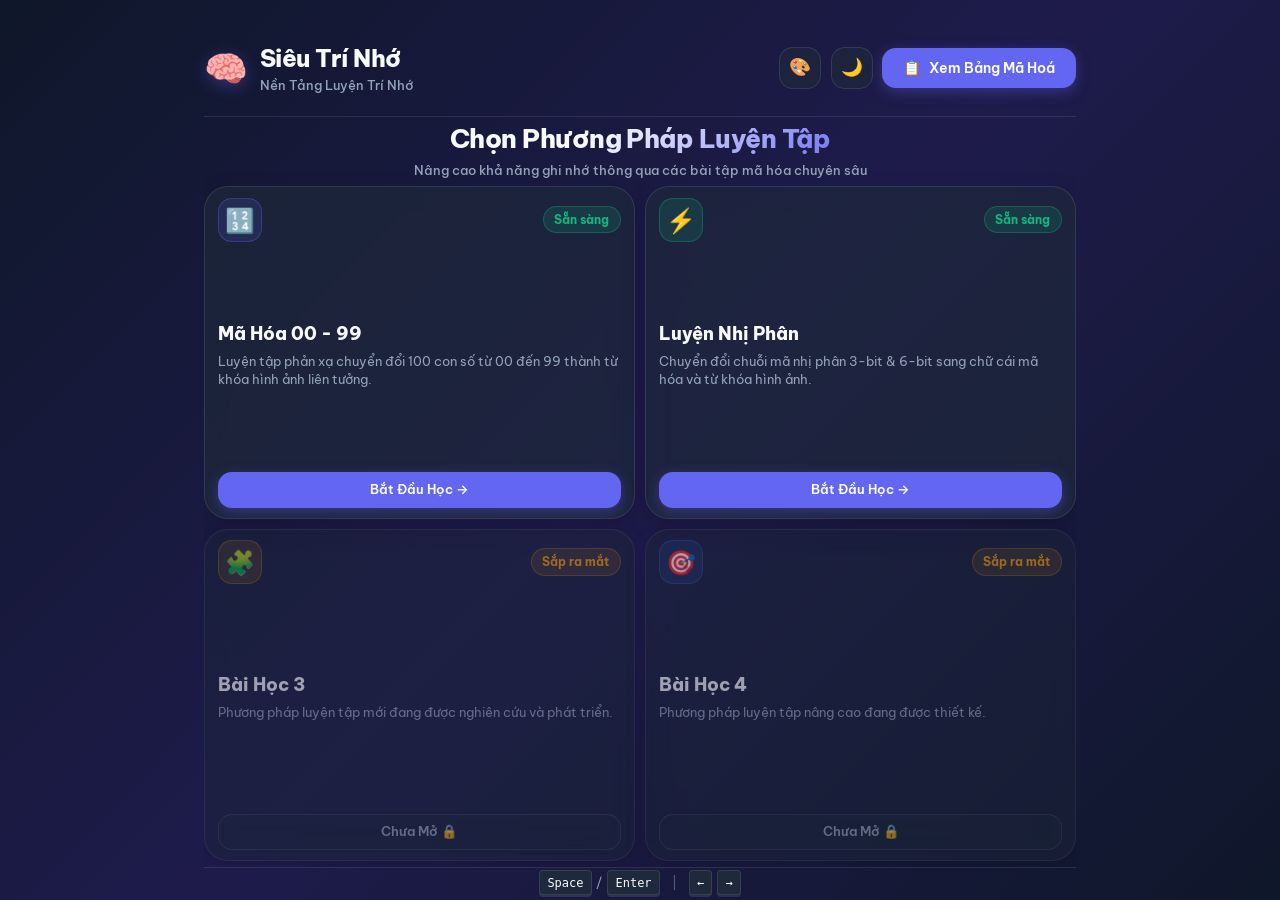
<file: index.html>
<!DOCTYPE html>
<html lang="vi" data-theme="dark">

<head>
    <meta charset="UTF-8">
    <meta name="viewport" content="width=device-width, initial-scale=1.0, maximum-scale=1.0, user-scalable=no, viewport-fit=cover">
    <meta name="theme-color" content="#0b0f19">
    <meta name="apple-mobile-web-app-capable" content="yes">
    <meta name="apple-mobile-web-app-status-bar-style" content="black-translucent">
    <title>Siêu Trí Nhớ - Nền Tảng Luyện Tập Ghi Nhớ</title>
    <meta name="description"
        content="Ứng dụng luyện tập phương pháp Siêu trí nhớ: Chuyển đổi các số 00-99 và mã nhị phân thành hình ảnh một cách nhanh chóng và hiệu quả.">
    <!-- Google Fonts -->
    <link rel="preconnect" href="https://fonts.googleapis.com">
    <link rel="preconnect" href="https://fonts.gstatic.com" crossorigin>
    <link
        href="https://fonts.googleapis.com/css2?family=Be+Vietnam+Pro:wght@400;500;600;700;800&family=Inter:wght@400;500;600;700;800&display=swap"
        rel="stylesheet">
    <link rel="stylesheet" href="style.css">
</head>

<body>
    <div class="app-container">
        <!-- Header (Fixed Header across all SPA views) -->
        <header class="app-header">
            <div class="brand" id="brand-home-btn" role="button" tabindex="0" title="Về trang chủ">
                <div class="brand-icon">🧠</div>
                <div class="brand-text">
                    <h1>Siêu Trí Nhớ</h1>
                    <p class="tagline" id="header-tagline">Nền Tảng Luyện Trí Nhớ</p>
                </div>
            </div>

            <div class="header-actions">
                <button id="nav-btn-home" class="btn btn-secondary nav-home-btn hidden" title="Trang chủ">
                    <span class="btn-icon">🏠</span>
                    <span class="nav-text">Trang Chủ</span>
                </button>
                <button id="btn-bgcolor" class="icon-btn" title="Đổi màu nền" aria-label="Toggle Background Color">
                    <span class="icon bgcolor-icon">🎨</span>
                </button>
                <button id="btn-theme" class="icon-btn" title="Chuyển chế độ Sáng/Tối" aria-label="Toggle Theme">
                    <span class="icon theme-icon">🌙</span>
                </button>
                <button id="btn-open-modal" class="btn btn-primary">
                    <span class="btn-icon">📋</span>
                    <span id="btn-open-modal-text">Xem Bảng Mã Hoá</span>
                </button>
            </div>
        </header>

        <!-- VIEW 1: HOME DASHBOARD (Trang chủ 4 cards) -->
        <section id="view-home" class="view-section active">
            <div class="dashboard-hero">
                <h2 class="hero-title">Chọn Phương Pháp Luyện Tập</h2>
                <p class="hero-subtitle">Nâng cao khả năng ghi nhớ thông qua các bài tập mã hóa chuyên sâu</p>
            </div>

            <div class="cards-grid">
                <!-- Card 1: 00-99 -->
                <div class="mode-card" data-mode-target="mode-0099" role="button" tabindex="0">
                    <div class="card-header-row">
                        <div class="card-icon-wrapper icon-purple">
                            <span>🔢</span>
                        </div>
                        <div class="card-badge active-badge">Sẵn sàng</div>
                    </div>
                    <div class="card-body">
                        <h3 class="card-title">Mã Hóa 00 - 99</h3>
                        <p class="card-desc">Luyện tập phản xạ chuyển đổi 100 con số từ 00 đến 99 thành từ khóa hình ảnh liên tưởng.</p>
                    </div>
                    <div class="card-footer">
                        <span class="btn btn-primary card-btn">Bắt Đầu Học →</span>
                    </div>
                </div>

                <!-- Card 2: Luyện Nhị Phân -->
                <div class="mode-card" data-mode-target="mode-binary" role="button" tabindex="0">
                    <div class="card-header-row">
                        <div class="card-icon-wrapper icon-emerald">
                            <span>⚡</span>
                        </div>
                        <div class="card-badge active-badge">Sẵn sàng</div>
                    </div>
                    <div class="card-body">
                        <h3 class="card-title">Luyện Nhị Phân</h3>
                        <p class="card-desc">Chuyển đổi chuỗi mã nhị phân 3-bit & 6-bit sang chữ cái mã hóa và từ khóa hình ảnh.</p>
                    </div>
                    <div class="card-footer">
                        <span class="btn btn-primary card-btn">Bắt Đầu Học →</span>
                    </div>
                </div>

                <!-- Card 3: Sắp ra mắt -->
                <div class="mode-card disabled">
                    <div class="card-header-row">
                        <div class="card-icon-wrapper icon-amber">
                            <span>🧩</span>
                        </div>
                        <div class="card-badge lock-badge">Sắp ra mắt</div>
                    </div>
                    <div class="card-body">
                        <h3 class="card-title">Bài Học 3</h3>
                        <p class="card-desc">Phương pháp luyện tập mới đang được nghiên cứu và phát triển.</p>
                    </div>
                    <div class="card-footer">
                        <span class="btn btn-secondary card-btn disabled">Chưa Mở 🔒</span>
                    </div>
                </div>

                <!-- Card 4: Sắp ra mắt -->
                <div class="mode-card disabled">
                    <div class="card-header-row">
                        <div class="card-icon-wrapper icon-blue">
                            <span>🎯</span>
                        </div>
                        <div class="card-badge lock-badge">Sắp ra mắt</div>
                    </div>
                    <div class="card-body">
                        <h3 class="card-title">Bài Học 4</h3>
                        <p class="card-desc">Phương pháp luyện tập nâng cao đang được thiết kế.</p>
                    </div>
                    <div class="card-footer">
                        <span class="btn btn-secondary card-btn disabled">Chưa Mở 🔒</span>
                    </div>
                </div>
            </div>
        </section>

        <!-- VIEW 2: 00-99 STUDY SCREEN -->
        <section id="view-0099" class="view-section hidden">
            <!-- Subheader / Navigation Bar -->
            <div class="mode-subbar">
                <button class="btn btn-secondary btn-back-home" title="Về trang chủ">
                    <span>← Về Trang Chủ</span>
                </button>
                <span class="subbar-title">Chế độ: <strong>Mã Hoá 00 - 99</strong></span>
            </div>

            <!-- Stats Bar & Controls -->
            <div class="toolbar">
                <div class="filter-group">
                    <label for="range-select">Phạm vi luyện tập:</label>
                    <select id="range-select" class="custom-select">
                        <option value="all">Tất cả (00 - 99)</option>
                        <option value="00-19">Hàng 00 - 19</option>
                        <option value="20-39">Hàng 20 - 39</option>
                        <option value="40-59">Hàng 40 - 59</option>
                        <option value="60-79">Hàng 60 - 79</option>
                        <option value="80-99">Hàng 80 - 99</option>
                    </select>
                </div>

                <div class="stats-group">
                    <div class="stat-pill">
                        <span class="stat-label">Đã xem:</span>
                        <span id="stat-count" class="stat-value">0</span>
                    </div>
                    <div class="stat-pill">
                        <span class="stat-label">Lặp lại:</span>
                        <span id="stat-cycle" class="stat-value">0</span>
                    </div>
                </div>
            </div>

            <!-- Main Screen Area for 00-99 -->
            <main class="main-content">
                <div id="display-area" class="display-area" role="button" tabindex="0"
                    aria-label="Khu vực hiển thị siêu trí nhớ. Nhấp vào màn hình để sang số tiếp theo.">

                    <!-- Number Display -->
                    <div class="number-container">
                        <div class="number-display" id="front-number">00</div>
                    </div>

                    <!-- Answer Container -->
                    <div id="answer-container" class="answer-container hidden">
                        <div class="answer-badge">
                            <span class="answer-keyword" id="back-keyword">Con Chó</span>
                        </div>
                    </div>
                </div>

                <!-- Sequence list of numbers shown -->
                <div id="history-sequence" class="history-sequence" aria-label="Danh sách số đã xuất hiện"></div>

                <!-- Touch Hint -->
                <div class="display-hint-text">
                    <span class="pulse-dot"></span> Chạm màn hình để sang số tiếp theo
                </div>

                <!-- Quick Control Actions -->
                <div class="action-buttons">
                    <button id="btn-flip" class="btn btn-accent" title="Hiện đáp án">
                        <span id="btn-flip-text">Hiện Đáp Án</span>
                    </button>
                </div>
            </main>
        </section>

        <!-- VIEW 3: BINARY STUDY SCREEN -->
        <section id="view-binary" class="view-section hidden">
            <!-- Subheader / Navigation Bar -->
            <div class="mode-subbar">
                <button class="btn btn-secondary btn-back-home" title="Về trang chủ">
                    <span>← Về Trang Chủ</span>
                </button>
                <span class="subbar-title">Chế độ: <strong>Luyện Nhị Phân</strong></span>
                <button id="btn-binary-guide" class="btn btn-secondary" title="Tra cứu">
                    <span>📖 Tra Cứu</span>
                </button>
            </div>

            <!-- Toolbar with Binary Tabs & Stats -->
            <div class="toolbar">
                <div class="binary-tabs">
                    <button class="binary-tab active" data-binary-mode="3bit">Chế độ A</button>
                    <button class="binary-tab" data-binary-mode="6bit">Chế độ B</button>
                    <button class="binary-tab" data-binary-mode="modeC">Chế độ C</button>
                    <button class="binary-tab" data-binary-mode="modeD">Chế độ D</button>
                </div>

                <div class="stats-group">
                    <div class="stat-pill">
                        <span class="stat-label">Đã xem:</span>
                        <span id="binary-stat-count" class="stat-value">0</span>
                    </div>
                    <div class="stat-pill">
                        <span class="stat-label">Lặp lại:</span>
                        <span id="binary-stat-cycle" class="stat-value">0</span>
                    </div>
                </div>
            </div>

            <!-- Main Workspace for Binary -->
            <main class="binary-workspace" id="binary-workspace" role="button" tabindex="0"
                aria-label="Màn hình luyện nhị phân. Chạm vào màn hình để sang câu tiếp theo.">
                <div class="binary-display" id="binary-question">000</div>

                <div class="binary-answer-area hidden" id="binary-answer-area">
                    <div class="binary-answer-main" id="binary-answer-main">C</div>
                    <div class="binary-answer-formula" id="binary-answer-formula">000 &rarr; C</div>
                </div>
            </main>

            <!-- Touch Hint -->
            <div class="display-hint-text">
                <span class="pulse-dot"></span> Chạm màn hình để sang câu tiếp theo
            </div>

            <div class="action-buttons">
                <button id="btn-binary-show-answer" class="btn btn-accent">
                    <span id="btn-binary-show-answer-text">Hiện Đáp Án</span>
                </button>
            </div>
        </section>

        <!-- FOOTER -->
        <footer class="app-footer">
            <div class="keyboard-hints">
                <span class="hint-item"><kbd>Space</kbd> / <kbd>Enter</kbd></span>
                <span class="hint-divider">|</span>
                <span class="hint-item"><kbd>←</kbd> <kbd>→</kbd></span>
            </div>
        </footer>
    </div>

    <!-- MODAL 1: 00-99 Lookup Table Modal -->
    <div id="modal-overlay" class="modal-overlay" aria-hidden="true">
        <div class="modal-container" role="dialog" aria-labelledby="modal-title" aria-modal="true">
            <div class="modal-header">
                <div class="modal-title-group">
                    <h2 id="modal-title">Bảng Mã Hoá 100 Số (00 - 99)</h2>
                    <p class="modal-subtitle">Danh sách từ khóa hình ảnh mã hóa đầy đủ</p>
                </div>
                <button id="btn-close-modal" class="close-btn" aria-label="Đóng bảng mã hoá">×</button>
            </div>

            <div class="modal-toolbar">
                <div class="search-box">
                    <span class="search-icon">🔍</span>
                    <input type="text" id="modal-search"
                        placeholder="Tìm theo số (vd: 22) hoặc hình ảnh (vd: Người Nhện)..." autocomplete="off">
                    <button id="btn-clear-search" class="clear-search-btn" title="Xóa tìm kiếm">×</button>
                </div>
                <div class="modal-range-filter">
                    <button class="modal-filter-tab active" data-filter="all">Tất cả</button>
                    <button class="modal-filter-tab" data-filter="00-19">00-19</button>
                    <button class="modal-filter-tab" data-filter="20-39">20-39</button>
                    <button class="modal-filter-tab" data-filter="40-59">40-59</button>
                    <button class="modal-filter-tab" data-filter="60-79">60-79</button>
                    <button class="modal-filter-tab" data-filter="80-99">80-99</button>
                </div>
            </div>

            <div class="modal-body">
                <div id="dataset-grid" class="dataset-grid">
                    <!-- Grid items will be rendered dynamically by JS -->
                </div>
                <div id="no-results" class="no-results hidden">
                    <p>Không tìm thấy cặp số/từ khóa phù hợp!</p>
                </div>
            </div>

            <div class="modal-footer">
                <span id="modal-count-indicator">Hiển thị 100/100 cặp mã hóa</span>
                <button id="btn-modal-close-footer" class="btn btn-secondary">Đóng</button>
            </div>
        </div>
    </div>

    <!-- MODAL 2: Binary 3-Bit Lookup Modal -->
    <div id="binary-modal-overlay" class="modal-overlay" aria-hidden="true">
        <div class="modal-container binary-modal-container" role="dialog">
            <div class="modal-header">
                <div class="modal-title-group">
                    <h2>Bảng Quy Đổi 3-Bit Nhị Phân</h2>
                    <p class="modal-subtitle">Bảng quy đổi 8 nhóm 3-bit sang chữ cái từ khóa</p>
                </div>
                <button id="btn-close-binary-modal" class="close-btn">&times;</button>
            </div>
            <div class="modal-body">
                <div id="binary-lookup-grid" class="binary-lookup-grid">
                    <!-- Javascript will populate this -->
                </div>
            </div>
            <div class="modal-footer">
                <button id="btn-binary-modal-close-footer" class="btn btn-secondary">Đóng</button>
            </div>
        </div>
    </div>

    <script src="script.js"></script>
</body>

</html>
</file>
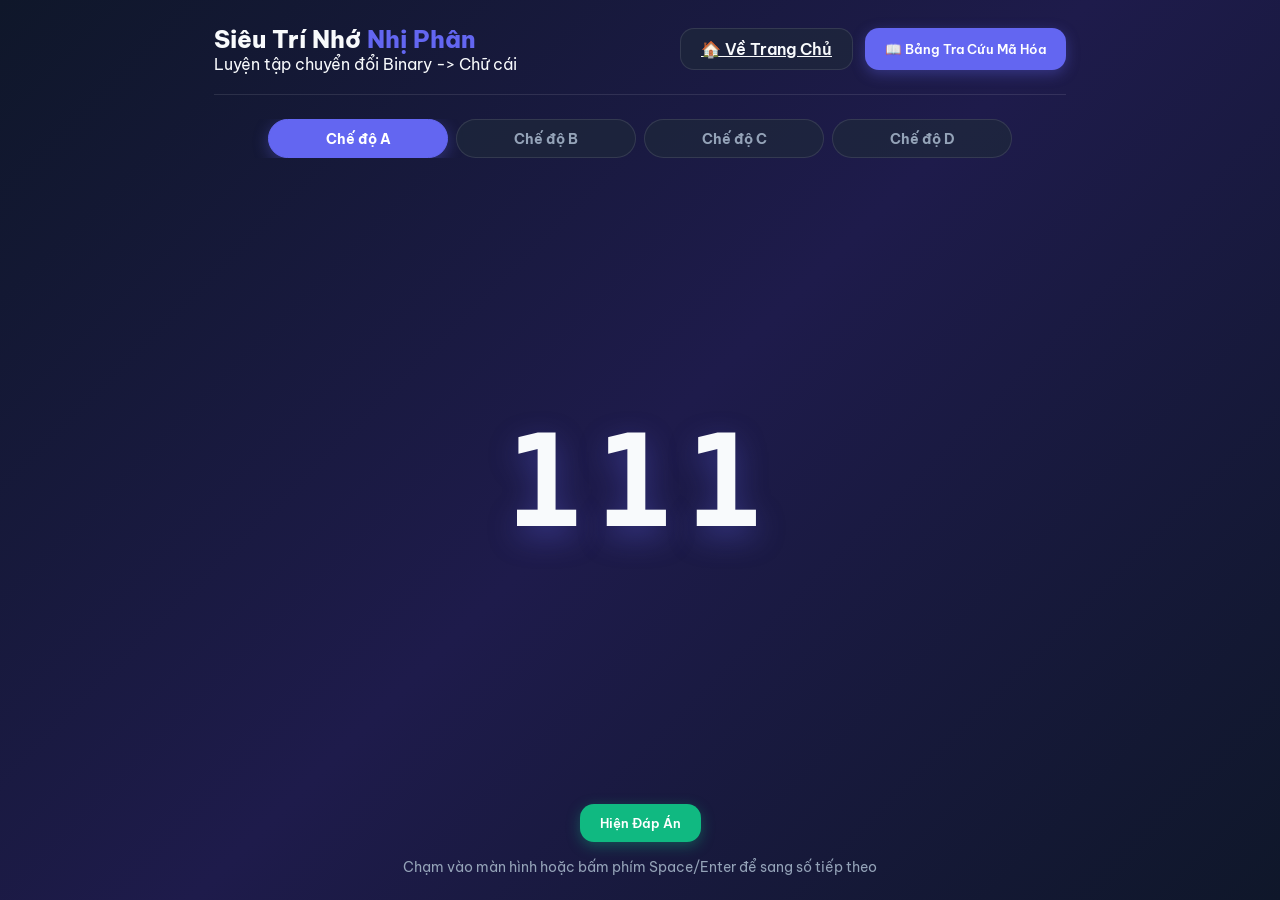
<file: binary-training.html>
<!DOCTYPE html>
<html lang="vi" data-theme="dark">

<head>
    <meta charset="UTF-8">
    <meta name="viewport" content="width=device-width, initial-scale=1.0">
    <title>Siêu Trí Nhớ - Luyện Nhị Phân</title>
    <link
        href="https://fonts.googleapis.com/css2?family=Be+Vietnam+Pro:wght@400;500;600;700;800&family=Inter:wght@400;500;600;700;800&display=swap"
        rel="stylesheet">
    <style>
        :root {
            --font-heading: 'Be Vietnam Pro', 'Inter', sans-serif;
            --font-body: 'Be Vietnam Pro', 'Inter', sans-serif;
            --bg-gradient: linear-gradient(135deg, #0f172a 0%, #1e1b4b 50%, #0f172a 100%);
            --bg-surface: rgba(30, 41, 59, 0.7);
            --bg-surface-solid: #1e293b;
            --border-color: rgba(255, 255, 255, 0.1);
            --border-highlight: rgba(129, 140, 248, 0.3);
            --text-main: #f8fafc;
            --text-muted: #94a3b8;
            --primary: #6366f1;
            --primary-hover: #4f46e5;
            --primary-glow: rgba(99, 102, 241, 0.35);
            --accent: #10b981;
            --accent-hover: #059669;
            --radius-md: 14px;
            --radius-full: 9999px;
            --transition-speed: 0.3s;
        }

        * {
            margin: 0;
            padding: 0;
            box-sizing: border-box;
        }

        body {
            font-family: var(--font-body);
            background: var(--bg-gradient);
            color: var(--text-main);
            min-height: 100vh;
            display: flex;
            flex-direction: column;
            align-items: center;
        }

        .container {
            width: 100%;
            max-width: 900px;
            padding: 1.5rem;
            display: flex;
            flex-direction: column;
            min-height: 100vh;
        }

        /* Header & Tabs */
        header {
            display: flex;
            justify-content: space-between;
            align-items: center;
            border-bottom: 1px solid var(--border-color);
            padding-bottom: 1.25rem;
            margin-bottom: 1.5rem;
        }

        .brand-text h1 {
            font-family: var(--font-heading);
            font-size: 1.5rem;
            font-weight: 800;
        }

        .brand-text span {
            color: var(--primary);
        }

        .header-actions {
            display: flex;
            gap: 0.75rem;
        }

        .btn {
            padding: 0.65rem 1.25rem;
            font-family: var(--font-body);
            font-weight: 600;
            border-radius: var(--radius-md);
            border: 1px solid var(--border-color);
            cursor: pointer;
            transition: all var(--transition-speed);
            background: var(--bg-surface);
            color: var(--text-main);
            display: inline-flex;
            align-items: center;
            gap: 0.5rem;
        }

        .btn:hover {
            background: var(--bg-surface-solid);
            border-color: var(--border-highlight);
        }

        .btn-primary {
            background: var(--primary);
            color: #fff;
            border: none;
            box-shadow: 0 4px 14px var(--primary-glow);
        }

        .btn-primary:hover {
            background: var(--primary-hover);
        }

        .btn-accent {
            background: var(--accent);
            color: #fff;
            border: none;
            box-shadow: 0 4px 14px rgba(16, 185, 129, 0.35);
        }

        .btn-accent:hover {
            background: var(--accent-hover);
        }

        /* Tabs container strictly 1 horizontal row */
        .tabs {
            display: flex;
            flex-direction: row;
            flex-wrap: nowrap;
            gap: 0.5rem;
            margin-bottom: 2rem;
            justify-content: center;
            align-items: center;
            width: 100%;
            overflow-x: auto;
            scrollbar-width: none;
            /* Firefox */
            -ms-overflow-style: none;
            /* IE / Edge */
        }

        .tabs::-webkit-scrollbar {
            display: none;
        }

        .tab {
            padding: 0.6rem 1rem;
            font-size: 0.9rem;
            font-weight: 700;
            border-radius: var(--radius-full);
            background: var(--bg-surface);
            border: 1px solid var(--border-color);
            color: var(--text-muted);
            cursor: pointer;
            transition: all 0.3s ease;
            white-space: nowrap;
            flex: 1;
            text-align: center;
            max-width: 180px;
        }

        .tab.active {
            background: var(--primary);
            color: #fff;
            border-color: var(--primary);
            box-shadow: 0 4px 15px var(--primary-glow);
        }

        /* Main Display */
        .workspace {
            flex: 1;
            display: flex;
            flex-direction: column;
            justify-content: center;
            align-items: center;
            cursor: pointer;
            user-select: none;
            -webkit-tap-highlight-color: transparent;
            position: relative;
        }

        .binary-display {
            font-family: monospace;
            font-size: clamp(3.5rem, 14vw, 8rem);
            font-weight: 800;
            letter-spacing: 0.1em;
            color: var(--text-main);
            text-shadow: 0 10px 30px var(--primary-glow);
            margin-bottom: 1rem;
            text-align: center;
        }

        .binary-display span {
            display: inline-block;
            margin: 0 0.5rem;
        }

        .answer-area {
            position: absolute;
            bottom: 2rem;
            left: 50%;
            transform: translateX(-50%);
            display: flex;
            flex-direction: column;
            align-items: center;
            gap: 0.5rem;
            opacity: 0;
            visibility: hidden;
            transition: all 0.3s ease;
            width: max-content;
        }

        .answer-area.show {
            opacity: 1;
            visibility: visible;
        }

        .answer-main {
            font-family: var(--font-heading);
            font-size: clamp(2rem, 8vw, 4rem);
            font-weight: 800;
            color: var(--text-main);
            background: linear-gradient(135deg, var(--text-main) 30%, var(--accent));
            -webkit-background-clip: text;
            background-clip: text;
            -webkit-text-fill-color: transparent;
        }

        .answer-formula {
            font-size: 1.1rem;
            color: var(--text-muted);
            background: var(--bg-surface-solid);
            padding: 0.4rem 1rem;
            border-radius: var(--radius-full);
            border: 1px solid var(--border-color);
        }

        .action-buttons {
            display: flex;
            justify-content: center;
            margin-top: 1rem;
        }

        .hint {
            font-size: 0.9rem;
            color: var(--text-muted);
            text-align: center;
            margin-top: 1rem;
        }

        /* Modal */
        .modal {
            position: fixed;
            top: 0;
            left: 0;
            width: 100vw;
            height: 100vh;
            background: rgba(15, 23, 42, 0.85);
            backdrop-filter: blur(8px);
            display: flex;
            justify-content: center;
            align-items: center;
            opacity: 0;
            pointer-events: none;
            transition: 0.3s;
            z-index: 100;
        }

        .modal.active {
            opacity: 1;
            pointer-events: auto;
        }

        .modal-content {
            background: var(--bg-surface-solid);
            padding: 2rem;
            border-radius: var(--radius-md);
            border: 1px solid var(--border-color);
            width: 90%;
            max-width: 400px;
        }

        .modal-header {
            display: flex;
            justify-content: space-between;
            align-items: center;
            margin-bottom: 1.5rem;
        }

        .modal-header h2 {
            font-size: 1.2rem;
        }

        .close-btn {
            background: none;
            border: none;
            font-size: 1.5rem;
            color: var(--text-main);
            cursor: pointer;
        }

        .lookup-grid {
            display: grid;
            grid-template-columns: repeat(2, 1fr);
            gap: 1rem;
        }

        .lookup-item {
            display: flex;
            justify-content: space-between;
            background: var(--bg-surface);
            padding: 0.75rem 1rem;
            border-radius: 8px;
            font-family: monospace;
            font-size: 1.1rem;
            border: 1px solid var(--border-color);
        }

        .lookup-item strong {
            color: var(--accent);
            font-family: var(--font-heading);
        }

        @media (max-width: 600px) {
            header {
                flex-direction: column;
                gap: 1rem;
            }

            .tabs {
                flex-direction: row;
                gap: 0.35rem;
            }

            .tab {
                padding: 0.5rem 0.4rem;
                font-size: 0.8rem;
            }
        }
    </style>
</head>

<body>

    <div class="container">
        <header>
            <div class="brand-text">
                <h1>Siêu Trí Nhớ <span>Nhị Phân</span></h1>
                <p class="tagline">Luyện tập chuyển đổi Binary -> Chữ cái</p>
            </div>
            <div class="header-actions">
                <a href="index.html" class="btn">🏠 Về Trang Chủ</a>
                <button id="btn-guide" class="btn btn-primary">📖 Bảng Tra Cứu Mã Hóa</button>
            </div>
        </header>

        <div class="tabs">
            <div class="tab active" data-mode="3bit">Chế độ A</div>
            <div class="tab" data-mode="6bit">Chế độ B</div>
            <div class="tab" data-mode="modeC">Chế độ C</div>
            <div class="tab" data-mode="modeD">Chế độ D</div>
        </div>

        <main class="workspace" id="workspace">
            <div class="binary-display" id="question">000</div>

            <div class="answer-area" id="answer-area">
                <div class="answer-main" id="answer-main">C</div>
                <div class="answer-formula" id="answer-formula">000 &rarr; C</div>
            </div>
        </main>

        <div class="action-buttons">
            <button id="btn-show-answer" class="btn btn-accent">Hiện Đáp Án</button>
        </div>

        <div class="hint">Chạm vào màn hình hoặc bấm phím Space/Enter để sang số tiếp theo</div>
    </div>

    <!-- Modal Tra Cứu -->
    <div class="modal" id="modal">
        <div class="modal-content">
            <div class="modal-header">
                <h2>Bảng Quy Đổi 3-Bit</h2>
                <button class="close-btn" id="close-modal">&times;</button>
            </div>
            <div class="lookup-grid" id="lookup-grid">
                <!-- Javascript will populate this -->
            </div>
        </div>
    </div>

    <script>
        // 1. Data Mapping
        const BIT_MAP = {
            "000": "C", "001": "T", "011": "N", "111": "M",
            "110": "R", "100": "S", "010": "B", "101": "P"
        };
        const BIT_KEYS = Object.keys(BIT_MAP);

        const IMG_MAP = {
            "00": "Con Chó", "01": "Con Trâu", "02": "Con Nhím", "03": "Con Mực", "04": "Con Rắn", "05": "Cá Sấu", "06": "Cái Búa", "07": "Cục Phấn", "08": "Con Heo", "09": "Con Gián",
            "10": "Tổ Chim", "11": "Tinh Tinh", "12": "Tấm Nệm", "13": "Thang Máy", "14": "Túi Rác", "15": "Thùng Sơn", "16": "Túi Balo", "17": "Tai Phone", "18": "Tàu Hỏa", "19": "Tê Giác",
            "20": "Nước Cất", "21": "Nhà Tù", "22": "Người Nhện", "23": "Nước Mắm", "24": "Nấm Rơm", "25": "Nhân Sâm", "26": "Nhẫn Bạc", "27": "Nổ Pháo", "28": "Nghiện Hút", "29": "Người Già",
            "30": "Móng Chân", "31": "Máy Tính", "32": "Màng Nhĩ", "33": "Móc Mắt", "34": "Mưa Rào", "35": "Móc Sắt", "36": "Máy Bay", "37": "MAFIA", "38": "Màn Hình", "39": "Máy Giặt",
            "40": "Răng Cưa", "41": "Rổ Tre", "42": "Ruột Non", "43": "Rắc Muối", "44": "Ròng Rọc", "45": "Rồng Sắt", "46": "Robot", "47": "Rô Phi", "48": "Rau Hẹ", "49": "Rô Ga",
            "50": "Sữa Chua", "51": "Sư Tử", "52": "Sọ Người", "53": "Sứt Môi", "54": "Sầu Riêng", "55": "Su Su", "56": "Sóng Biển", "57": "Sạc Pin", "58": "Su Hào", "59": "Sàn Gỗ",
            "60": "Bọ Cạp", "61": "Bong Tai", "62": "Bắp Ngô", "63": "Bóng Ma", "64": "Bóng Rổ", "65": "Bác Sĩ", "66": "Bong Bóng", "67": "Bàn Phím", "68": "Bác Hồ", "69": "Bình Ga",
            "70": "Phi Công", "71": "Phù Thủy", "72": "Phá Nhà", "73": "Phát Minh", "74": "Phấn Rôm", "75": "Pháp Sư", "76": "Phong Bì", "77": "Phật Pháp", "78": "Phóng Hỏa", "79": "Phân Gà",
            "80": "Hươu Cao Cổ", "81": "Hành Tây", "82": "Hạt Nêm", "83": "Học Máu", "84": "Hàng Rào", "85": "Hố Sâu", "86": "Hoàng Bào", "87": "Hoa Phượng", "88": "Hôi Hám", "89": "Hạt Gạo",
            "90": "Gà Chọi", "91": "Găng Tay", "92": "Gậy Như Ý", "93": "Giun Móc", "94": "Giấy Ráp", "95": "Ghế Sofa", "96": "Gió Bão", "97": "Giải Phóng", "98": "Ghi Hình", "99": "Ga Giường"
        };

        const NUM_MAP = {
            "C": "0", "T": "1", "N": "2", "M": "3", "R": "4", "S": "5", "B": "6", "P": "7"
        };

        // 2. State
        let currentMode = "3bit";
        let isAnswerShown = false;
        let currentQuestion = null;

        // 3. Elements
        const workspace = document.getElementById("workspace");
        const questionEl = document.getElementById("question");
        const answerArea = document.getElementById("answer-area");
        const answerMain = document.getElementById("answer-main");
        const answerFormula = document.getElementById("answer-formula");
        const btnShowAnswer = document.getElementById("btn-show-answer");
        const tabs = document.querySelectorAll(".tab");

        // 4. Logic
        function getRandomBits() {
            return BIT_KEYS[Math.floor(Math.random() * BIT_KEYS.length)];
        }

        function generateQuestion() {
            isAnswerShown = false;
            answerArea.classList.remove("show");
            btnShowAnswer.textContent = "Hiện Đáp Án";

            if (currentMode === "3bit") {
                const bits = getRandomBits();
                currentQuestion = { type: "3bit", bits };
                questionEl.innerHTML = bits;
            } else if (currentMode === "6bit") {
                const bit1 = getRandomBits();
                const bit2 = getRandomBits();
                currentQuestion = { type: "6bit", bit1, bit2 };
                questionEl.innerHTML = `<span>${bit1}</span><span>${bit2}</span>`;
            } else if (currentMode === "modeC") {
                currentQuestion = { type: "modeC" };
                questionEl.innerHTML = "Chế độ C";
            } else if (currentMode === "modeD") {
                currentQuestion = { type: "modeD" };
                questionEl.innerHTML = "Chế độ D";
            }
        }

        function toggleShowAnswer() {
            isAnswerShown = !isAnswerShown;
            if (isAnswerShown) {
                answerArea.classList.add("show");
                btnShowAnswer.textContent = "Ẩn Đáp Án";

                if (currentQuestion.type === "3bit") {
                    const letter = BIT_MAP[currentQuestion.bits];
                    answerMain.innerHTML = letter;
                    answerFormula.innerHTML = `${currentQuestion.bits} &rarr; ${letter}`;
                } else if (currentQuestion.type === "6bit") {
                    const letter1 = BIT_MAP[currentQuestion.bit1];
                    const letter2 = BIT_MAP[currentQuestion.bit2];
                    const combined = letter1 + letter2;
                    const digit1 = NUM_MAP[letter1];
                    const digit2 = NUM_MAP[letter2];
                    const numString = digit1 + digit2;
                    const image = IMG_MAP[numString] || "???";

                    answerMain.innerHTML = `${combined} - ${image}`;
                    answerFormula.innerHTML = `${currentQuestion.bit1} (${letter1}) + ${currentQuestion.bit2} (${letter2}) &rarr; ${combined} &rarr; ${image}`;
                } else {
                    answerMain.innerHTML = "Chế độ " + (currentQuestion.type === "modeC" ? "C" : "D");
                    answerFormula.innerHTML = "Đang phát triển tính năng";
                }
            } else {
                answerArea.classList.remove("show");
                btnShowAnswer.textContent = "Hiện Đáp Án";
            }
        }

        function setMode(mode) {
            currentMode = mode;
            tabs.forEach(t => {
                t.classList.toggle("active", t.dataset.mode === mode);
            });
            generateQuestion();
        }

        // 5. Events
        workspace.addEventListener("click", generateQuestion);

        document.addEventListener("keydown", (e) => {
            if (e.key === " " || e.key === "Enter") {
                e.preventDefault();
                generateQuestion();
            }
        });

        btnShowAnswer.addEventListener("click", (e) => {
            e.stopPropagation();
            toggleShowAnswer();
        });

        tabs.forEach(tab => {
            tab.addEventListener("click", () => setMode(tab.dataset.mode));
        });

        // Modal Setup
        const lookupGrid = document.getElementById("lookup-grid");
        BIT_KEYS.forEach(bits => {
            const div = document.createElement("div");
            div.className = "lookup-item";
            div.innerHTML = `<span>${bits}</span> <strong>${BIT_MAP[bits]}</strong>`;
            lookupGrid.appendChild(div);
        });

        const modal = document.getElementById("modal");
        document.getElementById("btn-guide").addEventListener("click", () => modal.classList.add("active"));
        document.getElementById("close-modal").addEventListener("click", () => modal.classList.remove("active"));
        modal.addEventListener("click", (e) => {
            if (e.target === modal) modal.classList.remove("active");
        });

        // Initialize
        generateQuestion();
    </script>
</body>

</html>
</file>
<file: style.css>
/* ==========================================================================
   Super Memory 00-99 Design System & Stylesheet
   ========================================================================== */

/* 1. Theme Variables & Reset */
:root {
    --font-heading: 'Be Vietnam Pro', 'Inter', -apple-system, BlinkMacSystemFont, sans-serif;
    --font-body: 'Be Vietnam Pro', 'Inter', -apple-system, BlinkMacSystemFont, sans-serif;
    --transition-speed: 0.3s;
    --transition-curve: cubic-bezier(0.4, 0, 0.2, 1);
    --card-flip-speed: 0.6s;
    --radius-sm: 8px;
    --radius-md: 14px;
    --radius-lg: 24px;
    --radius-full: 9999px;
}

/* Dark Theme (Default) */
[data-theme="dark"] {
    --bg-gradient: linear-gradient(135deg, #0f172a 0%, #1e1b4b 50%, #0f172a 100%);
    --bg-surface: rgba(30, 41, 59, 0.7);
    --bg-surface-solid: #1e293b;
    --bg-card-front: linear-gradient(145deg, #1e293b, #0f172a);
    --bg-card-back: linear-gradient(145deg, #312e81, #1e1b4b);
    --border-color: rgba(255, 255, 255, 0.1);
    --border-highlight: rgba(129, 140, 248, 0.3);
    --text-main: #f8fafc;
    --text-muted: #94a3b8;
    --primary: #6366f1;
    --primary-hover: #4f46e5;
    --primary-glow: rgba(99, 102, 241, 0.35);
    --accent: #10b981;
    --accent-hover: #059669;
    --accent-glow: rgba(16, 185, 129, 0.35);
    --card-shadow: 0 25px 50px -12px rgba(0, 0, 0, 0.6);
    --badge-bg: rgba(99, 102, 241, 0.2);
    --badge-text: #818cf8;
    --modal-bg: rgba(15, 23, 42, 0.85);
    --modal-content-bg: #1e293b;
    --grid-item-bg: rgba(30, 41, 59, 0.8);
    --grid-item-hover: #334155;
}

/* Light Theme */
[data-theme="light"] {
    --bg-gradient: linear-gradient(135deg, #f0f9ff 0%, #e0e7ff 50%, #f3e8ff 100%);
    --bg-surface: rgba(255, 255, 255, 0.75);
    --bg-surface-solid: #ffffff;
    --bg-card-front: linear-gradient(145deg, #ffffff, #f8fafc);
    --bg-card-back: linear-gradient(145deg, #eef2ff, #e0e7ff);
    --border-color: rgba(0, 0, 0, 0.08);
    --border-highlight: rgba(99, 102, 241, 0.3);
    --text-main: #0f172a;
    --text-muted: #64748b;
    --primary: #4f46e5;
    --primary-hover: #4338ca;
    --primary-glow: rgba(79, 70, 229, 0.25);
    --accent: #059669;
    --accent-hover: #047857;
    --accent-glow: rgba(5, 150, 105, 0.25);
    --card-shadow: 0 20px 40px -15px rgba(99, 102, 241, 0.15);
    --badge-bg: rgba(79, 70, 229, 0.1);
    --badge-text: #4338ca;
    --modal-bg: rgba(15, 23, 42, 0.5);
    --modal-content-bg: #ffffff;
    --grid-item-bg: #f8fafc;
    --grid-item-hover: #e2e8f0;
}

/* Background Color Choice Overrides */
[data-bg="black"],
[data-bg="black"] html,
[data-bg="black"] body {
    background: #000000 !important;
}

[data-bg="dark-navy"],
[data-bg="dark-navy"] html,
[data-bg="dark-navy"] body {
    background: #090d16 !important;
}

[data-bg="dark-slate"],
[data-bg="dark-slate"] html,
[data-bg="dark-slate"] body {
    background: #182030 !important;
}

/* Base Styles */
* {
    margin: 0;
    padding: 0;
    box-sizing: border-box;
}

:root {
    background-color: #0b0f19;
}

html, body {
    position: fixed;
    top: 0;
    left: 0;
    right: 0;
    bottom: 0;
    width: 100vw;
    height: 100vh;
    height: 100dvh;
    height: -webkit-fill-available;
    margin: 0;
    padding: 0;
    overflow: hidden;
    background: var(--bg-gradient) !important;
    background-color: var(--bg-main) !important;
    touch-action: manipulation;
}

body {
    font-family: var(--font-body);
    color: var(--text-main);
    display: flex;
    justify-content: center;
    align-items: center;
    line-height: 1.5;
    transition: background var(--transition-speed) var(--transition-curve), color var(--transition-speed) var(--transition-curve);
}

.app-container {
    position: absolute;
    top: 0;
    left: 50%;
    transform: translateX(-50%);
    width: 100%;
    max-width: 900px;
    height: 100%;
    padding-top: calc(max(2.25rem, env(safe-area-inset-top, 0px)) + 0.25rem);
    padding-bottom: max(0.15rem, env(safe-area-inset-bottom, 0px));
    padding-left: max(0.85rem, env(safe-area-inset-left, 0px));
    padding-right: max(0.85rem, env(safe-area-inset-right, 0px));
    display: flex;
    flex-direction: column;
    justify-content: space-between;
    overflow: hidden;
    box-sizing: border-box;
}

/* 2. Header & Branding */
.app-header {
    display: flex;
    justify-content: space-between;
    align-items: center;
    padding-bottom: 1.25rem;
    border-bottom: 1px solid var(--border-color);
}

.brand {
    display: flex;
    align-items: center;
    gap: 0.75rem;
    cursor: pointer;
    user-select: none;
    transition: transform var(--transition-speed);
}

.brand:hover {
    transform: scale(1.02);
}

.brand-icon {
    font-size: 2.2rem;
    filter: drop-shadow(0 4px 8px var(--primary-glow));
    animation: bounce-subtle 3s infinite ease-in-out;
}

@keyframes bounce-subtle {

    0%,
    100% {
        transform: translateY(0);
    }

    50% {
        transform: translateY(-4px);
    }
}

.brand-text h1 {
    font-family: var(--font-heading);
    font-size: 1.5rem;
    font-weight: 800;
    letter-spacing: -0.02em;
    color: var(--text-main);
}

.brand-text h1 span {
    color: var(--primary);
    background: linear-gradient(135deg, var(--primary), #a855f7);
    -webkit-background-clip: text;
    background-clip: text;
    -webkit-text-fill-color: transparent;
}

.tagline {
    font-size: 0.825rem;
    color: var(--text-muted);
    font-weight: 500;
}

.header-actions {
    display: flex;
    align-items: center;
    gap: 0.6rem;
}

/* Button UI Components */
.btn {
    display: inline-flex;
    align-items: center;
    justify-content: center;
    gap: 0.5rem;
    padding: 0.65rem 1.25rem;
    font-family: var(--font-body);
    font-weight: 600;
    font-size: 0.9rem;
    border-radius: var(--radius-md);
    border: 1px solid transparent;
    cursor: pointer;
    transition: all var(--transition-speed) var(--transition-curve);
    user-select: none;
}

.btn-primary {
    background-color: var(--primary);
    color: #ffffff;
    box-shadow: 0 4px 14px var(--primary-glow);
}

.btn-primary:hover {
    background-color: var(--primary-hover);
    transform: translateY(-2px);
    box-shadow: 0 6px 20px var(--primary-glow);
}

.btn-primary:active {
    transform: translateY(0);
}

.btn-secondary {
    background-color: var(--bg-surface);
    color: var(--text-main);
    border-color: var(--border-color);
    backdrop-filter: blur(10px);
}

.btn-secondary:hover {
    background-color: var(--bg-surface-solid);
    border-color: var(--border-highlight);
    transform: translateY(-2px);
}

.btn-accent {
    background-color: var(--accent);
    color: #ffffff;
    box-shadow: 0 4px 14px var(--accent-glow);
}

.btn-accent:hover {
    background-color: var(--accent-hover);
    transform: translateY(-2px);
    box-shadow: 0 6px 20px var(--accent-glow);
}

.icon-btn {
    width: 42px;
    height: 42px;
    border-radius: var(--radius-md);
    background: var(--bg-surface);
    border: 1px solid var(--border-color);
    color: var(--text-main);
    display: flex;
    align-items: center;
    justify-content: center;
    cursor: pointer;
    font-size: 1.1rem;
    transition: all var(--transition-speed) var(--transition-curve);
}

.icon-btn:hover {
    background: var(--bg-surface-solid);
    border-color: var(--border-highlight);
    transform: scale(1.05);
}

/* 3. Toolbar & Filters */
.toolbar {
    width: 100%;
    display: flex;
    justify-content: space-between;
    align-items: center;
    margin: 0.85rem 0;
    gap: 1rem;
}

.filter-group {
    display: flex;
    align-items: center;
    gap: 0.6rem;
}

.filter-group label {
    font-size: 0.875rem;
    font-weight: 500;
    color: var(--text-muted);
}

.custom-select {
    font-family: var(--font-body);
    font-size: 0.875rem;
    font-weight: 600;
    padding: 0.5rem 0.9rem;
    border-radius: var(--radius-sm);
    background-color: var(--bg-surface-solid);
    color: var(--text-main);
    border: 1px solid var(--border-color);
    outline: none;
    cursor: pointer;
    transition: border-color var(--transition-speed);
}

.custom-select:focus {
    border-color: var(--primary);
}

.stats-group {
    display: flex;
    gap: 0.6rem;
}

.stat-pill {
    display: flex;
    align-items: center;
    gap: 0.4rem;
    background: var(--bg-surface);
    padding: 0.4rem 0.8rem;
    border-radius: var(--radius-full);
    border: 1px solid var(--border-color);
    font-size: 0.8rem;
}

.stat-label {
    color: var(--text-muted);
}

.stat-value {
    font-weight: 700;
    color: var(--primary);
}

/* 4. Main Display Area (Directly on background, no card frame) */
.main-content {
    flex: 1;
    min-height: 0;
    display: flex;
    flex-direction: column;
    align-items: center;
    justify-content: space-between;
    gap: 0.5rem;
    margin: 0;
    width: 100%;
    overflow: hidden;
}

.display-area {
    width: 100%;
    max-width: 100%;
    flex: 1;
    min-height: 0;
    display: flex;
    flex-direction: column;
    align-items: center;
    justify-content: center;
    gap: 0.75rem;
    padding: 0.5rem 1rem;
    cursor: pointer;
    outline: none !important;
    border: none !important;
    box-shadow: none !important;
    background: transparent !important;
    user-select: none;
    -webkit-tap-highlight-color: transparent;
    -webkit-touch-callout: none;
    position: relative;
}

.display-area:hover,
.display-area:focus,
.display-area:focus-visible,
.display-area:active {
    outline: none !important;
    border: none !important;
    box-shadow: none !important;
    transform: none !important;
    background: transparent !important;
}

.number-container {
    display: flex;
    align-items: center;
    justify-content: center;
    padding: 0.5rem 0;
}

.number-display {
    font-family: var(--font-heading);
    font-size: clamp(6rem, 50vw, 30rem);
    font-weight: 800;
    letter-spacing: -0.04em;
    line-height: 1;
    color: var(--text-main);
    text-shadow: 0 16px 50px var(--primary-glow);
}

.answer-container {
    position: absolute;
    bottom: 0.5rem;
    left: 50%;
    transform: translateX(-50%);
    width: max-content;
    max-width: 90%;
    text-align: center;
    transition: all 0.3s ease;
}

.answer-container.hidden {
    display: none !important;
}

.answer-badge {
    display: flex;
    align-items: center;
    justify-content: center;
    gap: 0.75rem;
    padding: 0;
    background: transparent;
    border: none;
    box-shadow: none;
    backdrop-filter: none;
    animation: answer-reveal 0.35s cubic-bezier(0.34, 1.56, 0.64, 1);
}

@keyframes answer-reveal {
    from {
        opacity: 0;
        transform: translateY(12px) scale(0.9);
    }

    to {
        opacity: 1;
        transform: translateY(0) scale(1);
    }
}

.answer-icon {
    font-size: 1.5rem;
}

.answer-keyword {
    font-family: var(--font-heading);
    font-size: 1.5rem;
    font-weight: 800;
    color: var(--text-main);
    background: linear-gradient(135deg, var(--text-main) 30%, var(--accent));
    -webkit-background-clip: text;
    background-clip: text;
    -webkit-text-fill-color: transparent;
}

.display-hint-text {
    font-size: 0.85rem;
    color: var(--text-muted);
    display: flex;
    align-items: center;
    justify-content: center;
    gap: 0.5rem;
    opacity: 0.85;
    margin-top: 0.15rem;
    margin-bottom: 0.15rem;
}

/* Horizontal sequence row of numbers shown */
.history-sequence {
    display: flex;
    flex-direction: row;
    flex-wrap: nowrap;
    align-items: center;
    justify-content: center;
    gap: 0.5rem;
    width: 100%;
    max-width: 100%;
    padding: 0.4rem 0.5rem;
    overflow-x: auto;
    scrollbar-width: none;
    /* Firefox */
    -ms-overflow-style: none;
    /* IE / Edge */
    margin-top: 0.5rem;
}

.history-sequence::-webkit-scrollbar {
    display: none;
    /* Chrome, Safari, Opera */
}

.history-item {
    font-family: var(--font-heading);
    font-size: 0.9rem;
    font-weight: 600;
    color: var(--text-muted);
    background: var(--bg-surface);
    border: 1px solid var(--border-color);
    padding: 0.25rem 0.65rem;
    border-radius: var(--radius-sm);
    white-space: nowrap;
    cursor: pointer;
    transition: all var(--transition-speed) var(--transition-curve);
    user-select: none;
}

.history-item:hover {
    border-color: var(--border-highlight);
    color: var(--text-main);
}

.history-item.active {
    color: #22c55e !important;
    font-weight: 800;
    border-color: #22c55e !important;
    background: rgba(34, 197, 94, 0.15) !important;
    box-shadow: 0 0 12px rgba(34, 197, 94, 0.45);
}

kbd {
    background: var(--bg-surface-solid);
    border: 1px solid var(--border-color);
    border-radius: 4px;
    padding: 0.15rem 0.45rem;
    font-size: 0.75rem;
    font-family: monospace;
    color: var(--text-main);
    box-shadow: 0 2px 0 var(--border-color);
}

.pulse-dot {
    width: 8px;
    height: 8px;
    background-color: var(--primary);
    border-radius: 50%;
    animation: pulse 1.5s infinite;
}

@keyframes pulse {
    0% {
        transform: scale(0.95);
        box-shadow: 0 0 0 0 rgba(99, 102, 241, 0.7);
    }

    70% {
        transform: scale(1);
        box-shadow: 0 0 0 6px rgba(99, 102, 241, 0);
    }

    100% {
        transform: scale(0.95);
        box-shadow: 0 0 0 0 rgba(99, 102, 241, 0);
    }
}

.check-icon {
    color: var(--accent);
    font-weight: bold;
}

/* Action Buttons */
.action-buttons {
    display: flex;
    align-items: center;
    justify-content: center;
    gap: 1rem;
    width: 100%;
    max-width: 440px;
    margin-left: auto;
    margin-right: auto;
    margin-bottom: 0.15rem;
}

.action-buttons .btn {
    flex: 1;
}

#btn-flip {
    flex: 1.5;
}

/* 5. Footer & Shortcuts */
.app-footer {
    padding: 0.15rem 0;
    border-top: 1px solid var(--border-color);
    text-align: center;
    margin-top: auto;
    flex-shrink: 0;
}

.keyboard-hints {
    display: flex;
    justify-content: center;
    align-items: center;
    gap: 0.75rem;
    white-space: nowrap;
}

.hint-item {
    font-size: 0.75rem;
    color: var(--text-muted);
    display: flex;
    align-items: center;
    gap: 0.3rem;
}

.hint-divider {
    font-size: 0.75rem;
    color: var(--text-muted);
    opacity: 0.5;
}

/* 6. Modal Lookup Table */
.modal-overlay {
    position: fixed;
    top: 0;
    left: 0;
    width: 100vw;
    height: 100vh;
    background: var(--modal-bg);
    backdrop-filter: blur(8px);
    z-index: 1000;
    display: flex;
    justify-content: center;
    align-items: center;
    padding: 1.5rem;
    opacity: 0;
    pointer-events: none;
    transition: opacity var(--transition-speed) var(--transition-curve);
}

.modal-overlay.active {
    opacity: 1;
    pointer-events: auto;
}

.modal-container {
    width: 100%;
    max-width: 850px;
    max-height: 90vh;
    background: var(--modal-content-bg);
    border-radius: var(--radius-lg);
    border: 1px solid var(--border-color);
    box-shadow: 0 30px 60px rgba(0, 0, 0, 0.4);
    display: flex;
    flex-direction: column;
    overflow: hidden;
    transform: translateY(20px) scale(0.95);
    transition: transform var(--transition-speed) var(--transition-curve);
}

.modal-overlay.active .modal-container {
    transform: translateY(0) scale(1);
}

.modal-header {
    padding: 1.25rem 1.5rem;
    border-bottom: 1px solid var(--border-color);
    display: flex;
    justify-content: space-between;
    align-items: center;
}

.modal-title-group h2 {
    font-family: var(--font-heading);
    font-size: 1.35rem;
    font-weight: 700;
    color: var(--text-main);
}

.modal-subtitle {
    font-size: 0.825rem;
    color: var(--text-muted);
}

.close-btn {
    background: none;
    border: none;
    font-size: 1.8rem;
    color: var(--text-muted);
    cursor: pointer;
    width: 36px;
    height: 36px;
    border-radius: var(--radius-sm);
    display: flex;
    align-items: center;
    justify-content: center;
    transition: all var(--transition-speed);
}

.close-btn:hover {
    color: var(--text-main);
    background: var(--bg-surface);
}

.modal-toolbar {
    padding: 1rem 1.5rem;
    background: var(--bg-surface);
    border-bottom: 1px solid var(--border-color);
    display: flex;
    flex-direction: column;
    gap: 0.75rem;
}

.search-box {
    position: relative;
    display: flex;
    align-items: center;
    width: 100%;
}

.search-icon {
    position: absolute;
    left: 0.9rem;
    color: var(--text-muted);
    font-size: 0.9rem;
    pointer-events: none;
}

.search-box input {
    width: 100%;
    padding: 0.65rem 2.5rem 0.65rem 2.5rem;
    font-family: var(--font-body);
    font-size: 0.9rem;
    border-radius: var(--radius-md);
    background: var(--bg-surface-solid);
    color: var(--text-main);
    border: 1px solid var(--border-color);
    outline: none;
    transition: border-color var(--transition-speed);
}

.search-box input:focus {
    border-color: var(--primary);
}

.clear-search-btn {
    position: absolute;
    right: 0.8rem;
    background: none;
    border: none;
    color: var(--text-muted);
    font-size: 1.2rem;
    cursor: pointer;
    display: none;
}

.clear-search-btn.show {
    display: block;
}

.modal-range-filter {
    display: flex;
    gap: 0.4rem;
    overflow-x: auto;
    padding-bottom: 0.2rem;
}

.modal-filter-tab {
    padding: 0.35rem 0.75rem;
    font-size: 0.8rem;
    font-weight: 600;
    border-radius: var(--radius-sm);
    border: 1px solid var(--border-color);
    background: var(--bg-surface-solid);
    color: var(--text-muted);
    cursor: pointer;
    white-space: nowrap;
    transition: all var(--transition-speed);
}

.modal-filter-tab.active {
    background: var(--primary);
    color: #ffffff;
    border-color: var(--primary);
}

.modal-body {
    padding: 1.25rem 1.5rem;
    overflow-y: auto;
    flex: 1;
    max-height: 60vh;
}

/* 10x10 Responsive Grid */
.dataset-grid {
    display: grid;
    grid-template-columns: repeat(auto-fill, minmax(135px, 1fr));
    gap: 0.8rem;
}

.grid-item {
    background: var(--grid-item-bg);
    border: 1px solid var(--border-color);
    border-radius: var(--radius-md);
    padding: 0.75rem;
    display: flex;
    align-items: center;
    gap: 0.75rem;
    cursor: pointer;
    transition: all var(--transition-speed) var(--transition-curve);
}

.grid-item:hover {
    background: var(--grid-item-hover);
    border-color: var(--border-highlight);
    transform: translateY(-2px);
    box-shadow: 0 4px 12px rgba(0, 0, 0, 0.15);
}

.grid-item-number {
    font-family: var(--font-heading);
    font-size: 1.25rem;
    font-weight: 800;
    color: var(--primary);
    background: var(--badge-bg);
    padding: 0.2rem 0.5rem;
    border-radius: var(--radius-sm);
    min-width: 38px;
    text-align: center;
}

.grid-item-keyword {
    font-size: 0.875rem;
    font-weight: 600;
    color: var(--text-main);
    line-height: 1.2;
}

.no-results {
    text-align: center;
    padding: 3rem 1rem;
    color: var(--text-muted);
}

.modal-footer {
    padding: 1rem 1.5rem;
    border-top: 1px solid var(--border-color);
    display: flex;
    justify-content: space-between;
    align-items: center;
    font-size: 0.85rem;
    color: var(--text-muted);
}

.hidden {
    display: none !important;
}

/* Custom Scrollbars */
::-webkit-scrollbar {
    width: 6px;
    height: 6px;
}

::-webkit-scrollbar-track {
    background: transparent;
}

::-webkit-scrollbar-thumb {
    background: var(--border-color);
    border-radius: var(--radius-full);
}

::-webkit-scrollbar-thumb:hover {
    background: var(--text-muted);
}

/* 7. Mobile Responsive Styles */
@media (max-width: 640px) {
    .app-container {
        padding-top: calc(max(2.25rem, env(safe-area-inset-top, 0px)) + 0.25rem);
        padding-bottom: calc(max(0.75rem, env(safe-area-inset-bottom, 0px)) + 0.25rem);
        padding-left: max(0.75rem, env(safe-area-inset-left, 0px));
        padding-right: max(0.75rem, env(safe-area-inset-right, 0px));
    }

    .brand-text h1 {
        font-size: 1.2rem;
    }

    .brand-icon {
        font-size: 1.8rem;
    }

    .header-actions .btn span:not(.btn-icon) {
        display: none;
    }

    .header-actions .btn {
        padding: 0.65rem;
    }

    .toolbar {
        flex-direction: column;
        align-items: stretch;
    }

    .stats-group {
        justify-content: space-between;
    }

    .answer-keyword {
        font-size: 2rem;
    }

    .action-buttons {
        gap: 0.5rem;
    }

    .action-buttons .btn {
        padding: 0.65rem 0.5rem;
        font-size: 0.85rem;
    }

    .keyboard-hints {
        display: flex;
        flex-wrap: wrap;
        justify-content: center;
        gap: 0.6rem;
        font-size: 0.75rem;
    }

    .dataset-grid {
        grid-template-columns: repeat(auto-fill, minmax(110px, 1fr));
        gap: 0.5rem;
    }

    .grid-item {
        padding: 0.5rem;
        gap: 0.5rem;
    }

    .grid-item-number {
        font-size: 1rem;
        min-width: 32px;
    }

    .grid-item-keyword {
        font-size: 0.775rem;
    }

    .cards-grid {
        gap: 0.6rem;
    }

    .mode-card {
        padding: 0.65rem 0.75rem;
        gap: 0.3rem;
        border-radius: var(--radius-md);
    }

    .card-icon-wrapper {
        width: 36px;
        height: 36px;
        font-size: 1.1rem;
        border-radius: 10px;
    }

    .card-title {
        font-size: 0.9rem;
    }

    .card-desc {
        font-size: 0.725rem;
        line-height: 1.2;
    }

    .card-badge {
        padding: 0.15rem 0.45rem;
        font-size: 0.65rem;
    }

    .card-btn {
        padding: 0.35rem 0.5rem;
        font-size: 0.75rem;
    }
}

/* ==========================================================================
   8. Single Page Application (SPA) Views & Dashboard Cards
   ========================================================================== */

.view-section {
    flex: 1;
    display: flex;
    flex-direction: column;
    align-items: center;
    width: 100%;
    animation: fadeInView 0.35s cubic-bezier(0.4, 0, 0.2, 1);
}

@keyframes fadeInView {
    from {
        opacity: 0;
        transform: translateY(8px);
    }
    to {
        opacity: 1;
        transform: translateY(0);
    }
}

#view-home {
    justify-content: space-between;
    padding: 0.1rem 0;
    overflow: hidden;
    flex: 1;
    min-height: 0;
}

/* Dashboard Hero */
.dashboard-hero {
    text-align: center;
    margin: 0.1rem 0 0.4rem;
}

.hero-title {
    font-family: var(--font-heading);
    font-size: clamp(1.2rem, 2.5vw, 1.6rem);
    font-weight: 800;
    color: var(--text-main);
    background: linear-gradient(135deg, var(--text-main) 40%, var(--primary));
    -webkit-background-clip: text;
    background-clip: text;
    -webkit-text-fill-color: transparent;
    margin-bottom: 0.15rem;
    letter-spacing: -0.02em;
}

.hero-subtitle {
    color: var(--text-muted);
    font-size: 0.8rem;
    font-weight: 500;
}

/* 4-Cards Grid (2x2 Square Grid fitting 1 screen) */
.cards-grid {
    display: grid;
    grid-template-columns: repeat(2, 1fr);
    grid-template-rows: repeat(2, 1fr);
    gap: 0.6rem;
    margin-bottom: 0.25rem;
    width: 100%;
    flex: 1;
    min-height: 0;
}

.mode-card {
    background: var(--bg-surface);
    border: 1px solid var(--border-color);
    border-radius: var(--radius-lg);
    padding: 0.65rem 0.85rem;
    display: flex;
    flex-direction: column;
    justify-content: space-between;
    gap: 0.35rem;
    cursor: pointer;
    position: relative;
    backdrop-filter: blur(12px);
    transition: all 0.3s cubic-bezier(0.4, 0, 0.2, 1);
    box-shadow: 0 8px 24px rgba(0, 0, 0, 0.15);
    height: 100%;
    min-height: 0;
    overflow: hidden;
}

.mode-card:hover:not(.disabled) {
    transform: translateY(-4px);
    border-color: var(--border-highlight);
    box-shadow: 0 16px 32px var(--primary-glow);
    background: var(--bg-surface-solid);
}

.mode-card.disabled {
    opacity: 0.6;
    cursor: not-allowed;
}

.card-header-row {
    display: flex;
    justify-content: space-between;
    align-items: center;
}

.card-icon-wrapper {
    width: 44px;
    height: 44px;
    border-radius: var(--radius-md);
    display: flex;
    align-items: center;
    justify-content: center;
    font-size: 1.5rem;
}

.icon-purple {
    background: rgba(99, 102, 241, 0.15);
    border: 1px solid rgba(99, 102, 241, 0.3);
}

.icon-emerald {
    background: rgba(16, 185, 129, 0.15);
    border: 1px solid rgba(16, 185, 129, 0.3);
}

.icon-amber {
    background: rgba(245, 158, 11, 0.15);
    border: 1px solid rgba(245, 158, 11, 0.3);
}

.icon-blue {
    background: rgba(59, 130, 246, 0.15);
    border: 1px solid rgba(59, 130, 246, 0.3);
}

.card-badge {
    padding: 0.25rem 0.65rem;
    border-radius: var(--radius-full);
    font-size: 0.725rem;
    font-weight: 700;
}

.active-badge {
    background: rgba(16, 185, 129, 0.15);
    color: #10b981;
    border: 1px solid rgba(16, 185, 129, 0.3);
}

.lock-badge {
    background: rgba(245, 158, 11, 0.15);
    color: #f59e0b;
    border: 1px solid rgba(245, 158, 11, 0.3);
}

.card-body {
    display: flex;
    flex-direction: column;
    gap: 0.35rem;
}

.card-title {
    font-family: var(--font-heading);
    font-size: 1.1rem;
    font-weight: 800;
    color: var(--text-main);
}

.card-desc {
    font-size: 0.8rem;
    color: var(--text-muted);
    line-height: 1.35;
}

.card-footer {
    margin-top: 0.25rem;
}

.card-btn {
    width: 100%;
    text-align: center;
    pointer-events: none;
    padding: 0.45rem 0.75rem;
    font-size: 0.825rem;
}

.card-btn.disabled {
    background: var(--bg-surface);
    border-color: var(--border-color);
    color: var(--text-muted);
    box-shadow: none;
}

/* Mode Subbar */
.mode-subbar {
    width: 100%;
    display: flex;
    align-items: center;
    justify-content: space-between;
    margin-top: 0.25rem;
    padding-bottom: 0.5rem;
    border-bottom: 1px solid var(--border-color);
    gap: 0.5rem;
}

.mode-subbar .btn {
    white-space: nowrap;
    padding: 0.35rem 0.65rem;
    font-size: 0.8rem;
    flex-shrink: 0;
    height: auto;
    align-self: center;
}

.subbar-title {
    font-size: 0.875rem;
    color: var(--text-muted);
    white-space: nowrap;
    text-align: center;
}

.subbar-title strong {
    color: var(--text-main);
    font-weight: 700;
}

/* Binary Training Styles */
.binary-tabs {
    display: flex;
    gap: 0.5rem;
    justify-content: space-between;
    align-items: center;
    flex: 1;
}

.binary-tabs::-webkit-scrollbar {
    display: none;
}

.binary-tab {
    flex: 1;
    text-align: center;
    padding: 0.5rem 0.6rem;
    font-size: 0.85rem;
    font-weight: 700;
    border-radius: var(--radius-full);
    background: var(--bg-surface);
    border: 1px solid var(--border-color);
    color: var(--text-muted);
    cursor: pointer;
    transition: all var(--transition-speed);
    white-space: nowrap;
}

.binary-tab.active {
    background: var(--primary);
    color: #ffffff;
    border-color: var(--primary);
    box-shadow: 0 4px 15px var(--primary-glow);
}

.binary-workspace {
    flex: 1;
    min-height: 0;
    display: flex;
    flex-direction: column;
    justify-content: center;
    align-items: center;
    cursor: pointer;
    user-select: none;
    position: relative;
    width: 100%;
    outline: none !important;
}

.binary-display {
    font-family: monospace;
    font-size: clamp(4.5rem, 18vw, 8rem);
    font-weight: 800;
    letter-spacing: 0.1em;
    color: var(--text-main);
    text-shadow: 0 10px 30px var(--primary-glow);
    text-align: center;
}

.binary-display span {
    display: inline-block;
    margin: 0 0.5rem;
}

.binary-answer-area {
    position: absolute;
    bottom: 1rem;
    left: 50%;
    transform: translateX(-50%);
    display: flex;
    flex-direction: column;
    align-items: center;
    gap: 0.5rem;
    transition: all 0.3s ease;
    width: max-content;
}

.binary-answer-main {
    font-family: var(--font-heading);
    font-size: clamp(1.2rem, 4.5vw, 1.75rem);
    font-weight: 800;
    color: var(--text-main);
    background: linear-gradient(135deg, var(--text-main) 30%, var(--accent));
    -webkit-background-clip: text;
    background-clip: text;
    -webkit-text-fill-color: transparent;
    text-align: center;
}

.binary-answer-formula {
    font-size: 0.85rem;
    color: var(--text-muted);
    background: var(--bg-surface-solid);
    padding: 0.35rem 0.85rem;
    border-radius: var(--radius-full);
    border: 1px solid var(--border-color);
    text-align: center;
}

.binary-lookup-grid {
    display: grid;
    grid-template-columns: repeat(auto-fill, minmax(130px, 1fr));
    gap: 0.8rem;
}

.lookup-item {
    display: flex;
    justify-content: space-between;
    background: var(--bg-surface);
    padding: 0.75rem 1rem;
    border-radius: var(--radius-sm);
    font-family: monospace;
    font-size: 1.1rem;
    border: 1px solid var(--border-color);
    color: var(--text-main);
}

.lookup-item strong {
    color: var(--accent);
    font-family: var(--font-heading);
}

.binary-modal-container {
    max-width: 480px;
}
</file>
